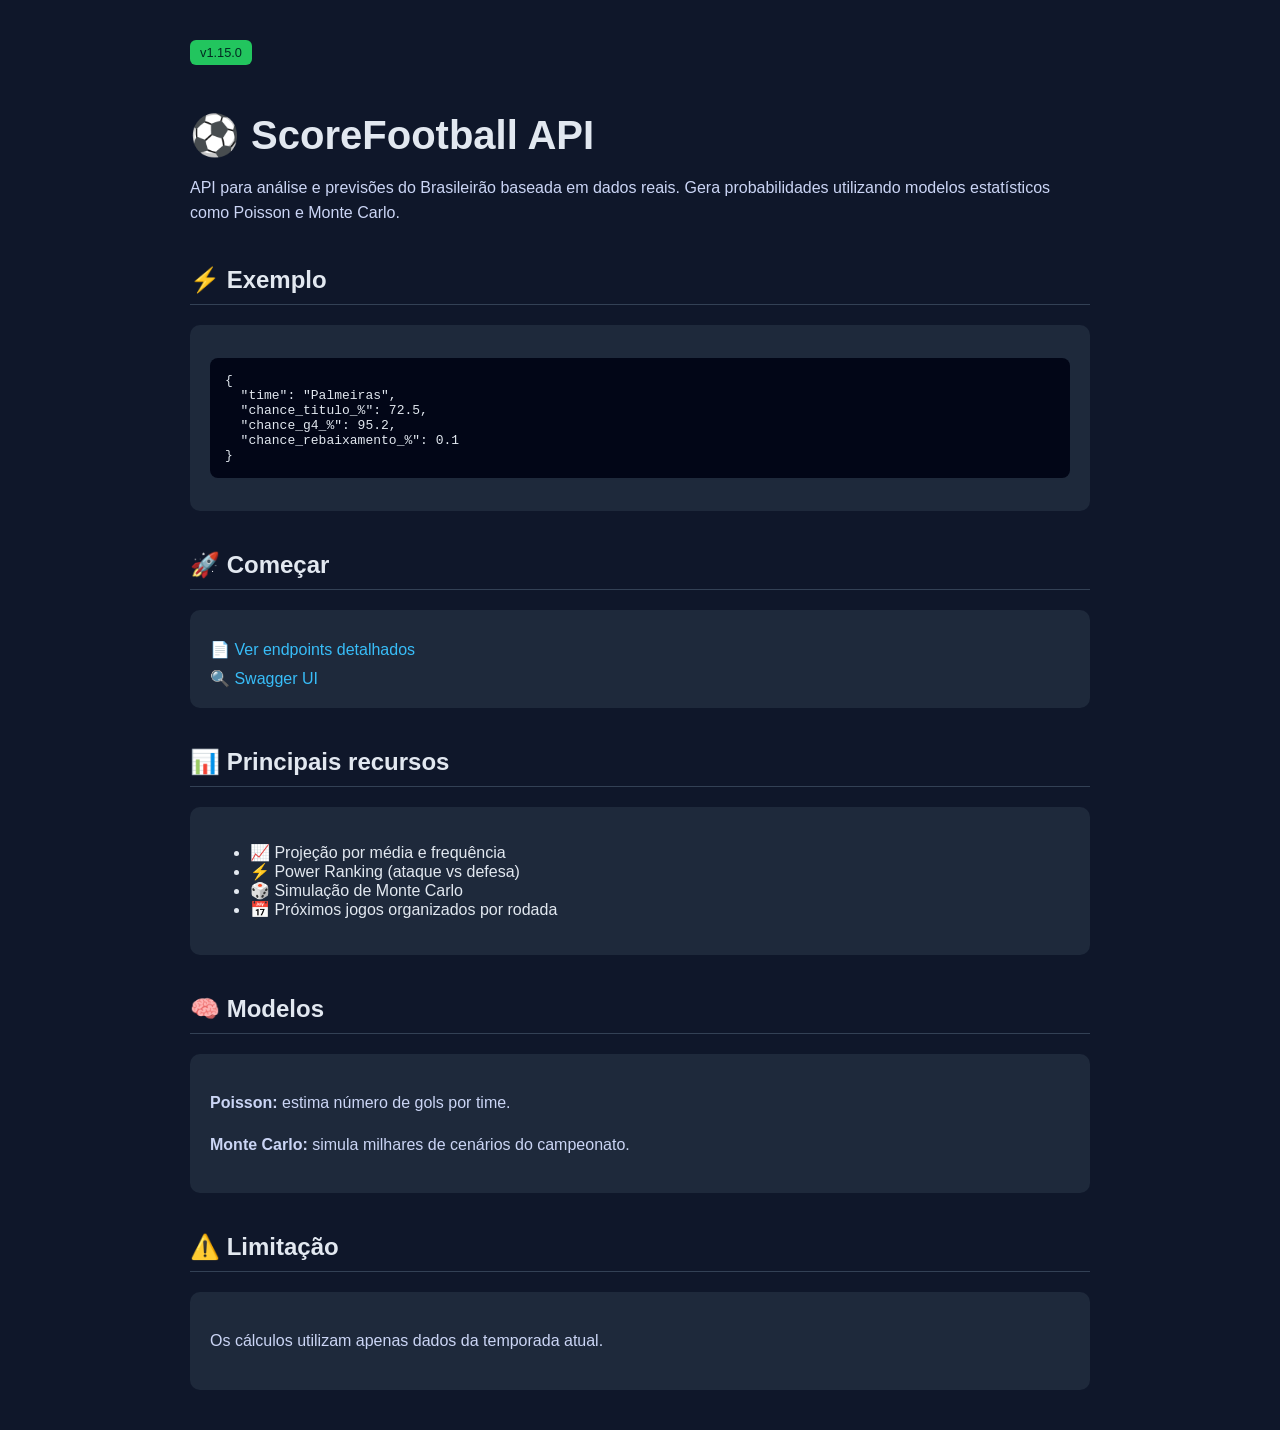
<file: docs/index.html>
<!DOCTYPE html>
<html lang="pt-BR">
<head>
  <meta charset="UTF-8" />
  <meta name="viewport" content="width=device-width, initial-scale=1.0"/>
  <title>ScoreFootball API</title>

  <style>
    body {
      font-family: Arial, sans-serif;
      margin: 0;
      background: #0f172a;
      color: #e2e8f0;
    }

    .container {
      max-width: 900px;
      margin: 0 auto;
      padding: 40px 20px;
    }

    h1 {
      font-size: 2.5rem;
      margin-bottom: 10px;
    }

    h2 {
      margin-top: 40px;
      border-bottom: 1px solid #334155;
      padding-bottom: 10px;
    }

    p {
      color: #cbd5f5;
      line-height: 1.6;
    }

    .badge {
      display: inline-block;
      background: #22c55e;
      color: #022c22;
      padding: 5px 10px;
      border-radius: 6px;
      font-size: 0.8rem;
      margin-bottom: 20px;
    }

    .card {
      background: #1e293b;
      padding: 20px;
      border-radius: 10px;
      margin-top: 20px;
    }

    pre {
      background: #020617;
      padding: 15px;
      border-radius: 8px;
      overflow-x: auto;
    }

    a {
      color: #38bdf8;
      text-decoration: none;
    }

    a:hover {
      text-decoration: underline;
    }

    .links a {
      display: block;
      margin-top: 10px;
    }
  </style>
</head>

<body>

  <div class="container">

    <span class="badge">v1.15.0</span>

    <h1>⚽ ScoreFootball API</h1>

    <p>
      API para análise e previsões do Brasileirão baseada em dados reais.
      Gera probabilidades utilizando modelos estatísticos como Poisson e Monte Carlo.
    </p>

    <h2>⚡ Exemplo</h2>

    <div class="card">
      <pre>{
  "time": "Palmeiras",
  "chance_titulo_%": 72.5,
  "chance_g4_%": 95.2,
  "chance_rebaixamento_%": 0.1
}</pre>
    </div>

    <h2>🚀 Começar</h2>

    <div class="card links">
      <a href="./endpoints.md">📄 Ver endpoints detalhados</a>
      <a href="http://localhost:8000/docs" target="_blank">🔍 Swagger UI</a>
    </div>

    <h2>📊 Principais recursos</h2>

    <div class="card">
      <ul>
        <li>📈 Projeção por média e frequência</li>
        <li>⚡ Power Ranking (ataque vs defesa)</li>
        <li>🎲 Simulação de Monte Carlo</li>
        <li>📅 Próximos jogos organizados por rodada</li>
      </ul>
    </div>

    <h2>🧠 Modelos</h2>

    <div class="card">
      <p><strong>Poisson:</strong> estima número de gols por time.</p>
      <p><strong>Monte Carlo:</strong> simula milhares de cenários do campeonato.</p>
    </div>

    <h2>⚠️ Limitação</h2>

    <div class="card">
      <p>Os cálculos utilizam apenas dados da temporada atual.</p>
    </div>

  </div>

</body>
</html>
</file>
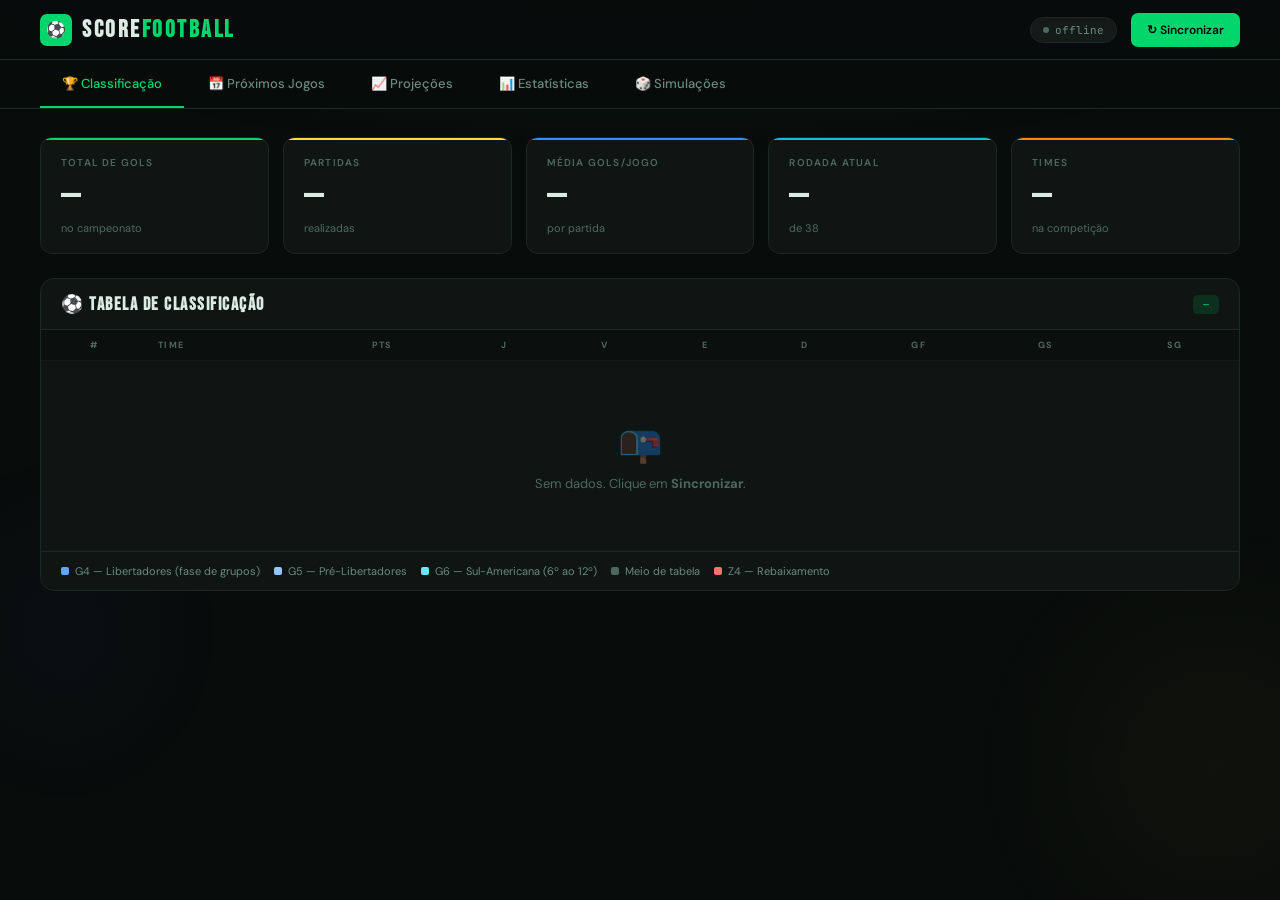
<file: frontend/index.html>
<!DOCTYPE html>
<html lang="pt-BR">

<head>
  <meta charset="UTF-8">
  <meta name="viewport" content="width=device-width, initial-scale=1.0">
  <title>ScoreFootball — Brasileirão</title>
  <link
    href="https://fonts.googleapis.com/css2?family=Bebas+Neue&family=DM+Sans:ital,wght@0,300;0,400;0,500;0,600;1,400&family=JetBrains+Mono:wght@400;600&display=swap"
    rel="stylesheet">
  <link rel="stylesheet" href="style.css">
</head>

<body>

  <header>
    <div class="logo">
      <div class="logo-icon">⚽</div>
      <h1>Score<span>Football</span></h1>
    </div>
    <div class="hdr-right">
      <div class="api-pill">
        <div class="dot" id="apiDot"></div>
        <span id="apiStatus">conectando...</span>
      </div>
      <button class="btn-sync" id="btnSync" onclick="syncData()">↻ Sincronizar</button>
    </div>
  </header>

  <nav>
    <div class="tab active" data-page="p-class" onclick="switchTab(this)">🏆 Classificação</div>
    <div class="tab" data-page="p-jogos" onclick="switchTab(this)">📅 Próximos Jogos</div>
    <div class="tab" data-page="p-proj" onclick="switchTab(this)">📈 Projeções</div>
    <div class="tab" data-page="p-estat" onclick="switchTab(this)">📊 Estatísticas</div>
    <div class="tab" data-page="p-simul" onclick="switchTab(this)">🎲 Simulações</div>
  </nav>

  <main>

    <!-- ═══════════════ ABA 1 — CLASSIFICAÇÃO ═══════════════ -->
    <div class="page active" id="p-class">
      <div class="kpi-row">
        <div class="kpi" style="--kpi-color:var(--green)">
          <div class="kpi-label">Total de Gols</div>
          <div class="kpi-val" id="k-gols">—</div>
          <div class="kpi-sub">no campeonato</div>
        </div>
        <div class="kpi" style="--kpi-color:var(--yellow)">
          <div class="kpi-label">Partidas</div>
          <div class="kpi-val" id="k-partidas">—</div>
          <div class="kpi-sub">realizadas</div>
        </div>
        <div class="kpi" style="--kpi-color:var(--blue)">
          <div class="kpi-label">Média Gols/Jogo</div>
          <div class="kpi-val" id="k-media">—</div>
          <div class="kpi-sub">por partida</div>
        </div>
        <div class="kpi" style="--kpi-color:var(--cyan)">
          <div class="kpi-label">Rodada Atual</div>
          <div class="kpi-val" id="k-rodada">—</div>
          <div class="kpi-sub">de 38</div>
        </div>
        <div class="kpi" style="--kpi-color:var(--orange)">
          <div class="kpi-label">Times</div>
          <div class="kpi-val" id="k-times">—</div>
          <div class="kpi-sub">na competição</div>
        </div>
      </div>

      <div class="card">
        <div class="card-head">
          <h2>⚽ Tabela de Classificação</h2>
          <span class="chip" id="season-chip">—</span>
        </div>
        <div class="class-table-wrap">
          <table class="class-table">
            <thead>
              <tr>
                <th>#</th>
                <th>Time</th>
                <th>PTS</th>
                <th>J</th>
                <th>V</th>
                <th>E</th>
                <th>D</th>
                <th>GF</th>
                <th>GS</th>
                <th>SG</th>
              </tr>
            </thead>
            <tbody id="classBody">
              <tr>
                <td colspan="10">
                  <div style="padding:8px">
                    <div class="skel" style="height:32px;margin-bottom:6px"></div>
                    <div class="skel" style="height:32px;margin-bottom:6px"></div>
                    <div class="skel" style="height:32px"></div>
                  </div>
                </td>
              </tr>
            </tbody>
          </table>
        </div>
        <div class="legend">
          <div class="legend-item">
            <div class="legend-dot" style="background:#60a5fa"></div> G4 — Libertadores (fase de grupos)
          </div>
          <div class="legend-item">
            <div class="legend-dot" style="background:#93c5fd"></div> G5 — Pré-Libertadores
          </div>
          <div class="legend-item">
            <div class="legend-dot" style="background:#67e8f9"></div> G6 — Sul-Americana (6º ao 12º)
          </div>
          <div class="legend-item">
            <div class="legend-dot" style="background:#4e6860"></div> Meio de tabela
          </div>
          <div class="legend-item">
            <div class="legend-dot" style="background:#f87171"></div> Z4 — Rebaixamento
          </div>
        </div>
      </div>
    </div>

    <!-- ═══════════════ ABA 2 — PROJEÇÕES ═══════════════ -->
    <div class="page" id="p-proj">
      <div class="proj-grid">

        <div>
          <div class="card">
            <div class="card-head">
              <h2>📋 Projeções Unificadas</h2>
              <span class="chip muted" style="font-size:9px">Média · Frequência · Power Ranking</span>
            </div>
            <div style="overflow-x:auto">
              <table class="proj-table">
                <thead>
                  <tr class="group-hdr">
                    <th colspan="2" style="text-align:left;padding-left:12px">Time</th>
                    <th colspan="3" class="sep" style="color:var(--green)">— Projeção por Média —</th>
                    <th colspan="3" class="sep" style="color:var(--cyan)">— Projeção por Frequência —</th>
                    <th colspan="3" class="sep" style="color:var(--yellow)">— Power Ranking —</th>
                  </tr>
                  <tr>
                    <th>#</th>
                    <th style="text-align:left">Time</th>
                    <th class="sep">Aprv.</th>
                    <th>Proj.Pts</th>
                    <th>Status</th>
                    <th class="sep">% Vitória</th>
                    <th>Proj.Pts</th>
                    <th>Δ Métodos</th>
                    <th class="sep">Score</th>
                    <th>Pos.Força</th>
                    <th>Δ Tabela</th>
                  </tr>
                </thead>
                <tbody id="projBody">
                  <tr>
                    <td colspan="11">
                      <div class="empty">
                        <div class="eicon">⏳</div>
                        <p>Carregando projeções...</p>
                      </div>
                    </td>
                  </tr>
                </tbody>
              </table>
            </div>
            <div class="legend">
              <div class="legend-item">
                <div class="legend-dot" style="background:var(--green)"></div> Proj. por Média (aproveitamento atual)
              </div>
              <div class="legend-item">
                <div class="legend-dot" style="background:var(--cyan)"></div> Proj. por Frequência (V/E/D relativo)
              </div>
              <div class="legend-item">
                <div class="legend-dot" style="background:var(--yellow)"></div> Power Score (ataque ÷ defesa vs. liga)
              </div>
              <div class="legend-item" style="color:var(--muted);font-size:10px">Δ Métodos = diferença entre as duas
                projeções · Δ Tabela: ▲ melhor que parece, ▼ pior</div>
            </div>
          </div>
        </div>

        <div class="proj-sidebar">
          <div class="insight-card green">
            <div class="ic-label">🏆 Campeão — Projeção por Média</div>
            <div class="ic-team" id="ic-campeao-media">—</div>
            <div class="ic-detail" id="ic-msg-media">—</div>
          </div>
          <div class="insight-card cyan">
            <div class="ic-label">🔮 Campeão — Projeção por Frequência</div>
            <div class="ic-team" id="ic-campeao-freq">—</div>
            <div class="ic-detail" id="ic-msg-freq">—</div>
          </div>
          <div class="card">
            <div class="card-head">
              <h3>⚡ Top 4 Power Ranking</h3>
              <span class="chip yellow">Score</span>
            </div>
            <div class="mini-rank" id="miniPower">
              <div class="empty" style="padding:16px">
                <div class="eicon">⏳</div>
              </div>
            </div>
          </div>
          <div class="card">
            <div class="card-head">
              <h3> Top 4 LOSS Power Ranking</h3>
              <span class="chip yellow">Score</span>
            </div>
            <div class="mini-rank" id="miniLossPower">
              <div class="empty" style="padding:16px">
                <div class="eicon">⏳</div>
              </div>
            </div>
          </div>
        </div>
      </div>
    </div>

    <!-- ═══════════════ ABA 3 — ESTATÍSTICAS ═══════════════ -->
    <div class="page" id="p-estat">
      <div class="kpi-row">
        <div class="kpi" style="--kpi-color:var(--green)">
          <div class="kpi-label">Total Gols</div>
          <div class="kpi-val" id="es-gols">—</div>
        </div>
        <div class="kpi" style="--kpi-color:var(--yellow)">
          <div class="kpi-label">Partidas Registradas</div>
          <div class="kpi-val" id="es-partidas">—</div>
        </div>
        <div class="kpi" style="--kpi-color:var(--blue)">
          <div class="kpi-label">Rodada Atual</div>
          <div class="kpi-val" id="es-rodada">—</div>
        </div>
      </div>

      <!-- Extremos + Zonas — lado a lado, contexto integrado -->
      <div class="estat-grid" style="margin-bottom:20px">
        <div class="card">
          <div class="card-head">
            <h3>🎯 Extremos do Campeonato</h3>
          </div>
          <div class="extremos-wrap" id="extremosWrap">
            <div class="empty">
              <div class="eicon">⏳</div>
              <p>Carregando...</p>
            </div>
          </div>
        </div>
        <div class="card">
          <div class="card-head">
            <h3>🗺️ Zonas de Classificação</h3>
          </div>
          <div id="zonesWrap">
            <div class="empty">
              <div class="eicon">⏳</div>
              <p>Carregando...</p>
            </div>
          </div>
        </div>
      </div>

      <!-- Ataques + Defesas — lado a lado -->
      <div class="estat-grid">
        <div class="card">
          <div class="card-head">
            <h3>⚽ Top 4 Ataques</h3>
            <span class="chip">Gols Feitos</span>
          </div>
          <div class="rank-bars" id="rankAtaque">
            <div class="empty" style="padding:16px">
              <div class="eicon">⏳</div>
            </div>
          </div>
        </div>
        <div class="card">
          <div class="card-head">
            <h3>🛡️ Top 4 Piores Defesas</h3>
            <span class="chip red">Gols Sofridos</span>
          </div>
          <div class="rank-bars" id="rankDefesa">
            <div class="empty" style="padding:16px">
              <div class="eicon">⏳</div>
            </div>
          </div>
        </div>
      </div>
    </div>


    <!-- ═══════════════ ABA 4 — SIMULAÇÕES ═══════════════ -->
    <div class="page" id="p-simul">

      <!-- KPIs Monte Carlo -->
      <div class="kpi-row" id="mc-kpi-row">
        <div class="kpi" style="--kpi-color:var(--orange)">
          <div class="kpi-label">Simulações</div>
          <div class="kpi-val">1000</div>
          <div class="kpi-sub">iterações Monte Carlo</div>
        </div>
        <div class="kpi" style="--kpi-color:var(--yellow)">
          <div class="kpi-label">Favorito ao Título</div>
          <div class="kpi-val" id="mc-fav-titulo" style="font-size:22px;padding-top:6px">—</div>
          <div class="kpi-sub" id="mc-fav-titulo-pct">—</div>
        </div>
        <div class="kpi" style="--kpi-color:var(--blue)">
          <div class="kpi-label">Mais Provável G4</div>
          <div class="kpi-val" id="mc-fav-g4" style="font-size:22px;padding-top:6px">—</div>
          <div class="kpi-sub" id="mc-fav-g4-pct">—</div>
        </div>
        <div class="kpi" style="--kpi-color:var(--red)">
          <div class="kpi-label">Maior Risco Z4</div>
          <div class="kpi-val" id="mc-fav-z4" style="font-size:22px;padding-top:6px">—</div>
          <div class="kpi-sub" id="mc-fav-z4-pct">—</div>
        </div>
      </div>

      <div class="simul-grid">

        <!-- Monte Carlo tabela completa -->
        <div class="card">
          <div class="card-head">
            <h2>🎲 Simulação Monte Carlo</h2>
            <span class="chip" style="background:var(--orange-dim);color:var(--orange)">Poisson · 1000×</span>
          </div>
          <div style="overflow-x:auto">
            <table class="mc-table">
              <thead>
                <tr>
                  <th>#</th>
                  <th style="text-align:left">Time</th>
                  <th>Pts Médios</th>
                  <th>🏆 Título</th>
                  <th>🔵 G4</th>
                  <th>🔻 Rebaixamento</th>
                </tr>
              </thead>
              <tbody id="mcBody">
                <tr>
                  <td colspan="6">
                    <div class="empty">
                      <div class="eicon">⏳</div>
                      <p>Simulando...</p>
                    </div>
                  </td>
                </tr>
              </tbody>
            </table>
          </div>
          <div class="legend">
            <div class="legend-item" style="color:var(--muted);font-size:10px">Baseado em 1000 simulações com
              distribuição de Poisson dos gols esperados por partida</div>
          </div>
        </div>

        <!-- Previsão Avançada -->
        <div>
          <div class="card" style="margin-bottom:20px">
            <div class="card-head">
              <h2>🔬 Previsão Avançada</h2>
              <span class="chip cyan">Gols Esperados</span>
            </div>
            <div id="avancada-metodologia" class="metodologia-box"></div>
            <div style="overflow-x:auto">
              <table class="av-table">
                <thead>
                  <tr>
                    <th>Pos. Real</th>
                    <th style="text-align:left">Time</th>
                    <th>Pts Atuais</th>
                    <th>Proj. Final</th>
                    <th>Pos. Proj.</th>
                    <th>Δ</th>
                  </tr>
                </thead>
                <tbody id="avBody">
                  <tr>
                    <td colspan="6">
                      <div class="empty">
                        <div class="eicon">⏳</div>
                        <p>Calculando...</p>
                      </div>
                    </td>
                  </tr>
                </tbody>
              </table>
            </div>
          </div>
        </div>

      </div>
    </div>

    <!-- ═══════════════ ABA 5 — PRÓXIMOS JOGOS ═══════════════ -->
    <div class="page" id="p-jogos">
      <div class="kpi-row">
        <div class="kpi" style="--kpi-color:var(--cyan)">
          <div class="kpi-label">Total de Jogos</div>
          <div class="kpi-val" id="pj-total">—</div>
          <div class="kpi-sub">agendados</div>
        </div>
        <div class="kpi" style="--kpi-color:var(--blue)">
          <div class="kpi-label">Próxima Rodada</div>
          <div class="kpi-val" id="pj-proxima-rodada">—</div>
          <div class="kpi-sub">rodada</div>
        </div>
        <div class="kpi" style="--kpi-color:var(--green)">
          <div class="kpi-label">Rodadas Restantes</div>
          <div class="kpi-val" id="pj-rodadas-count">—</div>
          <div class="kpi-sub">com jogos agendados</div>
        </div>
      </div>

      <div class="card">
        <div class="card-head">
          <h2>📅 Agenda de Partidas</h2>
          <span class="chip cyan">Próximos Jogos</span>
        </div>
        <div id="jogosContainer">
          <div class="empty">
            <div class="eicon">⏳</div>
            <p>Carregando agenda...</p>
          </div>
        </div>
      </div>
    </div>

  </main>

  <div class="toast" id="toast"></div>

  <script src="script.js"></script>
</body>

</html>
</file>
<file: frontend/style.css>
:root {
    --green: #00d66b;
    --green-dim: #00d66b22;
    --yellow: #ffe033;
    --yellow-dim: #ffe03322;
    --orange: #ff8c00;
    --orange-dim: #ff8c0022;
    --red: #ff3c5a;
    --red-dim: #ff3c5a22;
    --blue: #3b8bff;
    --blue-dim: #3b8bff22;
    --cyan: #00c4d4;
    --cyan-dim: #00c4d422;
    --bg: #080c0b;
    --bg2: #0f1512;
    --bg3: #141a17;
    --bg4: #1a211d;
    --border: #1c2822;
    --border2: #243028;
    --text: #deeae4;
    --muted: #4e6860;
    --muted2: #6a8a80;
    --mono: 'JetBrains Mono', monospace;
}

*,
*::before,
*::after {
    box-sizing: border-box;
    margin: 0;
    padding: 0;
}

html {
    scroll-behavior: smooth;
}

body {
    background: var(--bg);
    color: var(--text);
    font-family: 'DM Sans', sans-serif;
    min-height: 100vh;
    overflow-x: hidden;
}

body::before {
    content: '';
    position: fixed;
    inset: 0;
    z-index: 0;
    pointer-events: none;
    background:
        radial-gradient(ellipse 90% 35% at 50% -5%, #00d66b14 0%, transparent 65%),
        radial-gradient(ellipse 35% 50% at 95% 85%, #ffe03309 0%, transparent 55%),
        radial-gradient(ellipse 25% 40% at 5% 70%, #3b8bff07 0%, transparent 50%);
}

/* ─── HEADER ─── */
header {
    position: sticky;
    top: 0;
    z-index: 100;
    display: flex;
    align-items: center;
    justify-content: space-between;
    padding: 0 40px;
    height: 60px;
    background: #080c0be8;
    backdrop-filter: blur(16px);
    border-bottom: 1px solid var(--border);
}

.logo {
    display: flex;
    align-items: center;
    gap: 10px;
}

.logo-icon {
    width: 32px;
    height: 32px;
    background: var(--green);
    border-radius: 7px;
    display: grid;
    place-items: center;
    font-size: 16px;
}

.logo h1 {
    font-family: 'Bebas Neue', sans-serif;
    font-size: 24px;
    letter-spacing: 2.5px;
    color: var(--text);
}

.logo h1 span {
    color: var(--green);
}

.hdr-right {
    display: flex;
    align-items: center;
    gap: 14px;
}

.api-pill {
    display: flex;
    align-items: center;
    gap: 6px;
    padding: 5px 12px;
    background: var(--bg3);
    border: 1px solid var(--border);
    border-radius: 20px;
    font-family: var(--mono);
    font-size: 11px;
    color: var(--muted2);
}

.api-pill .dot {
    width: 6px;
    height: 6px;
    border-radius: 50%;
    background: var(--muted);
    transition: background .4s, box-shadow .4s;
}

.api-pill .dot.on {
    background: var(--green);
    box-shadow: 0 0 7px var(--green);
}

.btn-sync {
    height: 34px;
    padding: 0 16px;
    background: var(--green);
    color: #000;
    border: none;
    border-radius: 7px;
    font-family: 'DM Sans', sans-serif;
    font-weight: 600;
    font-size: 12px;
    cursor: pointer;
    display: flex;
    align-items: center;
    gap: 6px;
    transition: opacity .2s, transform .15s;
}

.btn-sync:hover {
    opacity: .88;
    transform: translateY(-1px);
}

.btn-sync:active {
    transform: translateY(0);
}

.btn-sync.loading {
    opacity: .55;
    pointer-events: none;
}

/* ─── NAV ─── */
nav {
    position: sticky;
    top: 60px;
    z-index: 99;
    display: flex;
    align-items: center;
    gap: 2px;
    padding: 0 40px;
    background: #080c0bf0;
    backdrop-filter: blur(12px);
    border-bottom: 1px solid var(--border);
    overflow-x: auto;
}

nav::-webkit-scrollbar {
    display: none;
}

.tab {
    padding: 0 22px;
    height: 48px;
    display: flex;
    align-items: center;
    gap: 8px;
    font-size: 13px;
    font-weight: 500;
    color: var(--muted2);
    cursor: pointer;
    white-space: nowrap;
    user-select: none;
    border-bottom: 2px solid transparent;
    transition: color .2s, border-color .2s;
}

.tab:hover {
    color: var(--text);
}

.tab.active {
    color: var(--green);
    border-bottom-color: var(--green);
}

/* ─── LAYOUT ─── */
main {
    position: relative;
    z-index: 5;
    max-width: 1440px;
    margin: 0 auto;
    padding: 28px 40px 60px;
}

.page {
    display: none;
}

.page.active {
    display: block;
    animation: fadeUp .28s ease;
}

@keyframes fadeUp {
    from {
        opacity: 0;
        transform: translateY(10px);
    }

    to {
        opacity: 1;
        transform: translateY(0);
    }
}

/* ─── KPI ROW ─── */
.kpi-row {
    display: grid;
    grid-template-columns: repeat(auto-fit, minmax(160px, 1fr));
    gap: 14px;
    margin-bottom: 24px;
}

.kpi {
    background: var(--bg2);
    border: 1px solid var(--border);
    border-radius: 12px;
    padding: 18px 20px;
    position: relative;
    overflow: hidden;
    transition: border-color .2s, transform .2s;
}

.kpi::before {
    content: '';
    position: absolute;
    top: 0;
    left: 0;
    right: 0;
    height: 2px;
    background: var(--kpi-color, var(--green));
}

.kpi:hover {
    border-color: var(--border2);
    transform: translateY(-2px);
}

.kpi-label {
    font-size: 10px;
    font-weight: 600;
    text-transform: uppercase;
    letter-spacing: 1.2px;
    color: var(--muted);
    margin-bottom: 8px;
}

.kpi-val {
    font-family: 'Bebas Neue', sans-serif;
    font-size: 40px;
    line-height: 1;
}

.kpi-sub {
    font-size: 11px;
    color: var(--muted);
    margin-top: 4px;
}

/* ─── CARDS ─── */
.card {
    background: var(--bg2);
    border: 1px solid var(--border);
    border-radius: 14px;
    overflow: hidden;
}

.card-head {
    padding: 14px 20px;
    border-bottom: 1px solid var(--border);
    display: flex;
    align-items: center;
    justify-content: space-between;
}

.card-head h2 {
    font-family: 'Bebas Neue', sans-serif;
    font-size: 18px;
    letter-spacing: 1.5px;
}

.card-head h3 {
    font-family: 'Bebas Neue', sans-serif;
    font-size: 16px;
    letter-spacing: 1.5px;
}

.chip {
    padding: 3px 10px;
    border-radius: 5px;
    font-family: var(--mono);
    font-size: 10px;
    background: var(--green-dim);
    color: var(--green);
}

.chip.yellow {
    background: var(--yellow-dim);
    color: var(--yellow);
}

.chip.muted {
    background: var(--bg4);
    color: var(--muted2);
}

.chip.cyan {
    background: var(--cyan-dim);
    color: var(--cyan);
}

.chip.red {
    background: var(--red-dim);
    color: var(--red);
}

/* ─── TABELA CLASSIFICAÇÃO ─── */
.class-table-wrap {
    overflow-x: auto;
}

table.class-table {
    width: 100%;
    border-collapse: collapse;
    min-width: 620px;
}

table.class-table thead th {
    padding: 9px 12px;
    font-size: 9px;
    font-weight: 700;
    text-transform: uppercase;
    letter-spacing: 1.2px;
    color: var(--muted);
    background: #0b0f0d;
    text-align: center;
}

table.class-table thead th:nth-child(2) {
    text-align: left;
}

table.class-table tbody tr {
    border-top: 1px solid #131a17;
    transition: background .15s;
}

table.class-table tbody tr:hover {
    background: #121918;
}

table.class-table td {
    padding: 11px 12px;
    font-size: 13px;
    text-align: center;
}

table.class-table td:nth-child(2) {
    text-align: left;
}

.pos-badge {
    display: inline-flex;
    align-items: center;
    justify-content: center;
    width: 26px;
    height: 26px;
    border-radius: 6px;
    font-family: var(--mono);
    font-size: 11px;
    font-weight: 600;
    background: var(--bg4);
    color: var(--muted2);
}

.pos-badge.g4 {
    background: #0e2040;
    color: #60a5fa;
}

.pos-badge.g5 {
    background: #0e1d38;
    color: #93c5fd;
}

.pos-badge.g6 {
    background: #0a1c28;
    color: #67e8f9;
}

.pos-badge.z4 {
    background: #2d0e14;
    color: #f87171;
}

.team-nm {
    font-weight: 500;
    font-size: 13px;
}

.pts-val {
    font-family: var(--mono);
    font-size: 15px;
    font-weight: 700;
    color: var(--green);
}

.dim-val {
    font-family: var(--mono);
    font-size: 12px;
    color: var(--muted2);
}

.saldo-val {
    font-family: var(--mono);
    font-size: 12px;
}

.saldo-val.pos {
    color: var(--green);
}

.saldo-val.neg {
    color: var(--red);
}

.saldo-val.zer {
    color: var(--muted);
}

.zone-sep td {
    height: 3px;
    padding: 0;
    background: linear-gradient(90deg, transparent, var(--sep-color, var(--border)), transparent);
}

.legend {
    display: flex;
    flex-wrap: wrap;
    gap: 14px;
    padding: 12px 20px;
    border-top: 1px solid var(--border);
    font-size: 11px;
    color: var(--muted2);
}

.legend-item {
    display: flex;
    align-items: center;
    gap: 6px;
}

.legend-dot {
    width: 8px;
    height: 8px;
    border-radius: 2px;
    flex-shrink: 0;
}

/* ─── PROJEÇÕES ─── */
.proj-grid {
    display: grid;
    grid-template-columns: 1fr 340px;
    gap: 20px;
}

@media (max-width: 1100px) {
    .proj-grid {
        grid-template-columns: 1fr;
    }
}

table.proj-table {
    width: 100%;
    border-collapse: collapse;
    min-width: 740px;
}

table.proj-table thead th {
    padding: 9px 10px;
    font-size: 9px;
    font-weight: 700;
    text-transform: uppercase;
    letter-spacing: 1.2px;
    color: var(--muted);
    background: #0b0f0d;
    text-align: center;
}

table.proj-table thead th:nth-child(2) {
    text-align: left;
}

table.proj-table thead tr.group-hdr th {
    padding: 5px 10px;
    font-size: 9px;
    color: var(--muted);
    border-bottom: 1px solid var(--border2);
    background: #090d0b;
}

table.proj-table tbody tr {
    border-top: 1px solid #131a17;
    transition: background .15s;
}

table.proj-table tbody tr:hover {
    background: #121918;
}

table.proj-table td {
    padding: 10px;
    font-size: 12px;
    text-align: center;
}

table.proj-table td:nth-child(2) {
    text-align: left;
}

table.proj-table td.sep,
table.proj-table th.sep {
    border-left: 1px solid var(--border2);
}

.proj-pts {
    font-family: var(--mono);
    font-size: 14px;
    font-weight: 700;
    color: var(--green);
}

.proj-pts2 {
    font-family: var(--mono);
    font-size: 14px;
    font-weight: 700;
    color: var(--cyan);
}

.diff-badge {
    display: inline-block;
    padding: 1px 5px;
    border-radius: 4px;
    font-family: var(--mono);
    font-size: 10px;
    font-weight: 600;
}

.diff-badge.up {
    background: var(--green-dim);
    color: var(--green);
}

.diff-badge.dn {
    background: var(--red-dim);
    color: var(--red);
}

.diff-badge.eq {
    background: var(--bg4);
    color: var(--muted);
}

.power-score-cell {
    font-family: var(--mono);
    font-size: 13px;
    font-weight: 700;
    color: var(--yellow);
}

.delta-cell {
    font-family: var(--mono);
    font-size: 10px;
}

.delta-cell.up {
    color: var(--green);
}

.delta-cell.dn {
    color: var(--red);
}

.delta-cell.eq {
    color: var(--muted);
}

/* Sidebar */
.proj-sidebar {
    display: flex;
    flex-direction: column;
    gap: 16px;
}

.insight-card {
    border-radius: 12px;
    padding: 18px;
    border: 1px solid;
}

.insight-card.green {
    background: #0a1f14;
    border-color: #1a4028;
}

.insight-card.cyan {
    background: #0a1c1f;
    border-color: #1a3840;
}

.ic-label {
    font-size: 9px;
    font-weight: 700;
    text-transform: uppercase;
    letter-spacing: 1.5px;
    margin-bottom: 6px;
}

.insight-card.green .ic-label {
    color: var(--green);
}

.insight-card.cyan .ic-label {
    color: var(--cyan);
}

.ic-team {
    font-family: 'Bebas Neue', sans-serif;
    font-size: 26px;
    line-height: 1.1;
}

.ic-detail {
    font-size: 11px;
    color: var(--muted2);
    margin-top: 5px;
    line-height: 1.5;
}

.mini-rank {
    display: flex;
    flex-direction: column;
    gap: 8px;
    padding: 14px 16px;
}

.mini-rank-item {
    display: flex;
    align-items: center;
    gap: 10px;
    padding: 9px 12px;
    background: var(--bg3);
    border: 1px solid var(--border);
    border-radius: 8px;
}

.mini-rank-pos {
    font-family: 'Bebas Neue', sans-serif;
    font-size: 20px;
    color: var(--yellow);
    width: 22px;
    flex-shrink: 0;
}

.mini-rank-info {
    flex: 1;
    min-width: 0;
}

.mini-rank-name {
    font-weight: 500;
    font-size: 13px;
    white-space: nowrap;
    overflow: hidden;
    text-overflow: ellipsis;
}

.mini-rank-meta {
    font-size: 10px;
    color: var(--muted);
    margin-top: 2px;
}

.mini-rank-score {
    font-family: var(--mono);
    font-size: 16px;
    font-weight: 700;
    color: var(--yellow);
    flex-shrink: 0;
}

/* ─── ESTATÍSTICAS ─── */
.estat-grid {
    display: grid;
    grid-template-columns: 1fr 1fr;
    gap: 20px;
}

@media (max-width: 900px) {
    .estat-grid {
        grid-template-columns: 1fr;
    }
}

.extremos-wrap {
    padding: 16px 20px;
}

.extremo-row {
    display: flex;
    align-items: center;
    justify-content: space-between;
    padding: 10px 0;
    border-bottom: 1px solid #131a17;
}

.extremo-row:last-child {
    border-bottom: none;
}

.extremo-left {
    display: flex;
    align-items: center;
    gap: 10px;
}

.extremo-icon {
    font-size: 18px;
    width: 24px;
    text-align: center;
}

.extremo-label {
    font-size: 10px;
    color: var(--muted2);
}

.extremo-team {
    font-weight: 500;
    font-size: 13px;
}

.extremo-val {
    font-family: var(--mono);
    font-size: 13px;
    font-weight: 600;
    color: var(--green);
}

.zone-block {
    border-bottom: 1px solid var(--border);
}

.zone-block:last-child {
    border-bottom: none;
}

.zone-block-head {
    display: flex;
    align-items: center;
    gap: 10px;
    padding: 10px 20px;
    border-bottom: 1px dashed var(--border);
}

.zone-color-bar {
    width: 3px;
    height: 30px;
    border-radius: 2px;
    flex-shrink: 0;
}

.zone-block-title {
    font-size: 11px;
    font-weight: 600;
    text-transform: uppercase;
    letter-spacing: 1px;
}

.zone-block-sub {
    font-size: 10px;
    color: var(--muted);
}

.zone-teams-row {
    display: flex;
    flex-wrap: wrap;
    gap: 6px;
    padding: 10px 20px;
}

.zone-team-pill {
    padding: 4px 10px;
    border-radius: 5px;
    font-size: 12px;
    font-weight: 500;
    border: 1px solid;
}

.zone-team-pill.g4 {
    background: #0e2040;
    border-color: #1a3a5c;
    color: #93c5fd;
}

.zone-team-pill.g5 {
    background: #0e1d38;
    border-color: #1a325c;
    color: #bfdbfe;
}

.zone-team-pill.g6 {
    background: #0a1c28;
    border-color: #1a3040;
    color: #67e8f9;
}

.zone-team-pill.mt {
    background: var(--bg4);
    border-color: var(--border2);
    color: var(--muted2);
}

.zone-team-pill.z4 {
    background: #2d0e14;
    border-color: #4a1a22;
    color: #fca5a5;
}

.rank-bars {
    display: flex;
    flex-direction: column;
    gap: 12px;
    padding: 16px 20px;
}

.rank-bar-item {
    display: flex;
    align-items: center;
    gap: 12px;
}

.rank-bar-pos {
    font-family: 'Bebas Neue', sans-serif;
    font-size: 20px;
    width: 20px;
    flex-shrink: 0;
    text-align: right;
}

.rank-bar-body {
    flex: 1;
}

.rank-bar-top {
    display: flex;
    justify-content: space-between;
    align-items: baseline;
    margin-bottom: 4px;
}

.rank-bar-name {
    font-size: 13px;
    font-weight: 500;
}

.rank-bar-val {
    font-family: var(--mono);
    font-size: 12px;
}

.bar-track {
    height: 5px;
    border-radius: 3px;
    background: var(--bg4);
    overflow: hidden;
}

.bar-fill {
    height: 100%;
    border-radius: 3px;
    transition: width 1.2s cubic-bezier(.16, 1, .3, 1);
}

.rank-bar-sub {
    font-size: 10px;
    color: var(--muted);
    margin-top: 3px;
}

/* ─── TOAST ─── */
.toast {
    position: fixed;
    bottom: 28px;
    right: 28px;
    z-index: 9999;
    background: var(--bg2);
    border: 1px solid var(--border);
    border-radius: 10px;
    padding: 12px 18px;
    font-size: 13px;
    display: flex;
    align-items: center;
    gap: 9px;
    box-shadow: 0 8px 32px #00000080;
    transform: translateY(80px);
    opacity: 0;
    transition: transform .3s cubic-bezier(.16, 1, .3, 1), opacity .3s;
    pointer-events: none;
}

.toast.show {
    transform: translateY(0);
    opacity: 1;
}

.toast.ok {
    border-color: var(--green);
}

.toast.err {
    border-color: var(--red);
}

/* ─── EMPTY / SKEL ─── */
.empty {
    display: flex;
    flex-direction: column;
    align-items: center;
    padding: 48px 20px;
    color: var(--muted);
    text-align: center;
    gap: 8px;
}

.empty .eicon {
    font-size: 36px;
    opacity: .4;
}

.empty p {
    font-size: 13px;
}

.skel {
    background: linear-gradient(90deg, var(--bg2) 25%, var(--bg3) 50%, var(--bg2) 75%);
    background-size: 200% 100%;
    animation: shim 1.5s infinite;
    border-radius: 6px;
}

@keyframes shim {
    0% {
        background-position: 200% 0;
    }

    100% {
        background-position: -200% 0;
    }
}


/* ─── SIMULAÇÕES ─── */
.simul-grid {
    display: grid;
    grid-template-columns: 1fr 1fr;
    gap: 20px;
}

@media (max-width: 1100px) {
    .simul-grid { grid-template-columns: 1fr; }
}

table.mc-table,
table.av-table {
    width: 100%;
    border-collapse: collapse;
    min-width: 520px;
}

table.mc-table thead th,
table.av-table thead th {
    padding: 9px 14px;
    font-size: 9px;
    font-weight: 700;
    text-transform: uppercase;
    letter-spacing: 1.2px;
    color: var(--muted);
    background: #0b0f0d;
    text-align: center;
}

table.mc-table thead th:nth-child(2),
table.av-table thead th:nth-child(2) {
    text-align: left;
}

table.mc-table tbody tr,
table.av-table tbody tr {
    border-top: 1px solid #131a17;
    transition: background .15s;
}

table.mc-table tbody tr:hover,
table.av-table tbody tr:hover {
    background: #121918;
}

table.mc-table td,
table.av-table td {
    padding: 11px 14px;
    font-size: 12px;
    text-align: center;
}

table.mc-table td:nth-child(2),
table.av-table td:nth-child(2) {
    text-align: left;
    font-weight: 500;
    font-size: 13px;
}

.mc-pct-bar {
    display: flex;
    align-items: center;
    gap: 6px;
}

.mc-pct-track {
    flex: 1;
    height: 4px;
    background: var(--bg4);
    border-radius: 2px;
    overflow: hidden;
    min-width: 40px;
}

.mc-pct-fill {
    height: 100%;
    border-radius: 2px;
    transition: width 1s cubic-bezier(.16,1,.3,1);
}

.mc-pct-label {
    font-family: var(--mono);
    font-size: 11px;
    font-weight: 600;
    width: 38px;
    text-align: right;
    flex-shrink: 0;
}

.metodologia-box {
    padding: 10px 20px;
    font-size: 11px;
    color: var(--muted2);
    background: var(--bg3);
    border-bottom: 1px solid var(--border);
    font-style: italic;
}

/* ─── PRÓXIMOS JOGOS ─── */
.rodada-block {
    border-bottom: 1px solid var(--border);
}

.rodada-block:last-child {
    border-bottom: none;
}

.rodada-header {
    display: flex;
    align-items: center;
    justify-content: space-between;
    padding: 12px 20px;
    background: var(--bg3);
    border-bottom: 1px solid var(--border);
    cursor: pointer;
    user-select: none;
    transition: background .15s;
}

.rodada-header:hover {
    background: var(--bg4);
}

.rodada-title {
    font-family: 'Bebas Neue', sans-serif;
    font-size: 16px;
    letter-spacing: 1.5px;
    color: var(--cyan);
}

.rodada-count {
    font-family: var(--mono);
    font-size: 10px;
    color: var(--muted2);
}

.rodada-toggle {
    font-size: 12px;
    color: var(--muted);
    transition: transform .25s;
}

.rodada-toggle.open {
    transform: rotate(180deg);
}

.rodada-jogos {
    display: none;
}

.rodada-jogos.open {
    display: block;
    animation: fadeUp .2s ease;
}

.jogo-row {
    display: grid;
    grid-template-columns: 1fr 80px 1fr;
    align-items: center;
    padding: 12px 24px;
    border-bottom: 1px solid #131a17;
    gap: 10px;
    transition: background .15s;
}

.jogo-row:last-child {
    border-bottom: none;
}

.jogo-row:hover {
    background: #121918;
}

.jogo-mandante {
    font-weight: 500;
    font-size: 13px;
    text-align: right;
}

.jogo-vs {
    text-align: center;
}

.jogo-vs-badge {
    display: inline-flex;
    flex-direction: column;
    align-items: center;
    gap: 2px;
}

.jogo-vs-text {
    font-family: 'Bebas Neue', sans-serif;
    font-size: 14px;
    color: var(--muted2);
    letter-spacing: 2px;
}

.jogo-data {
    font-family: var(--mono);
    font-size: 9px;
    color: var(--muted);
}

.jogo-hora {
    font-family: var(--mono);
    font-size: 10px;
    color: var(--cyan);
    font-weight: 600;
}

@media (max-width: 768px) {

    header,
    nav {
        padding-left: 16px;
        padding-right: 16px;
    }

    main {
        padding: 20px 16px 50px;
    }
}
</file>
